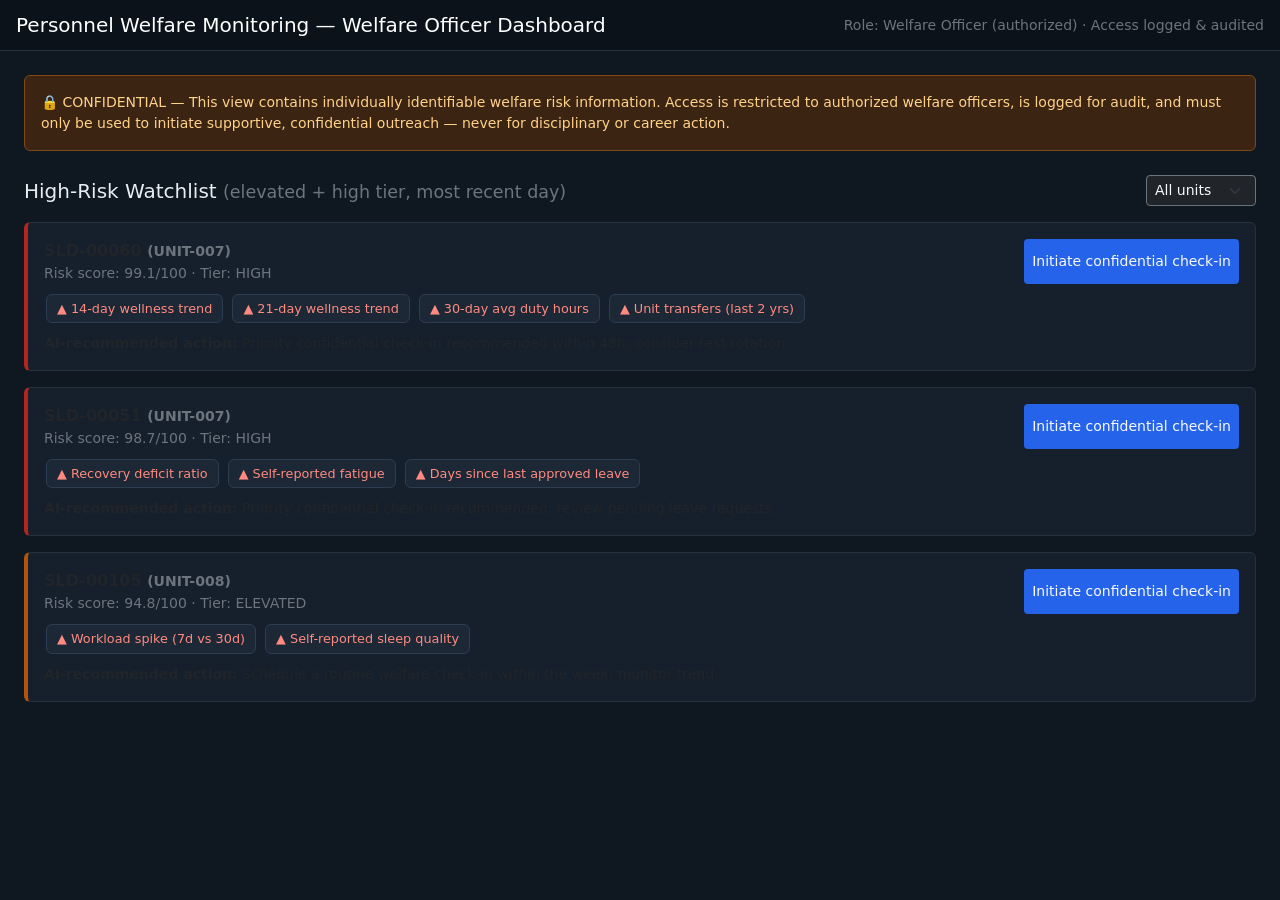
<file: backend_models/personnel_stress_welfare_system/dashboards/welfare_officer.html>
<!DOCTYPE html>
<html lang="en">
<head>
<meta charset="UTF-8" />
<title>High-Risk Personnel — Welfare Officer View</title>
<meta name="viewport" content="width=device-width, initial-scale=1" />
<link href="https://cdnjs.cloudflare.com/ajax/libs/bootstrap/5.3.3/css/bootstrap.min.css" rel="stylesheet">
<style>
  body { background:#0f1720; color:#e6edf3; font-family:'Segoe UI',system-ui,sans-serif; }
  .card { background:#161f2c; border:1px solid #24313f; }
  .navbar { background:#0b121a !important; border-bottom:1px solid #24313f; }
  .risk-high { border-left:4px solid #b3261e; }
  .risk-elevated { border-left:4px solid #b45309; }
  .reason-chip { background:#1c2836; border:1px solid #2c3d4f; border-radius:6px; padding:4px 10px; font-size:0.8rem; margin:2px; display:inline-block; }
  .reason-up { color:#ff8a80; }
  .reason-down { color:#80cbc4; }
  .confidential-banner { background:#3b2412; border:1px solid #7c4a12; color:#ffd28a; }
  .btn-checkin { background:#2563eb; border:none; }
</style>
</head>
<body>

<nav class="navbar navbar-dark px-3">
  <span class="navbar-brand mb-0 h1">Personnel Welfare Monitoring — Welfare Officer Dashboard</span>
  <span class="text-secondary small">Role: Welfare Officer (authorized) &middot; Access logged &amp; audited</span>
</nav>

<div class="container-fluid p-4">
  <div class="confidential-banner rounded p-3 mb-4 small">
    🔒 CONFIDENTIAL — This view contains individually identifiable welfare risk information.
    Access is restricted to authorized welfare officers, is logged for audit, and must only be
    used to initiate supportive, confidential outreach — never for disciplinary or career action.
  </div>

  <div class="d-flex justify-content-between align-items-center mb-3">
    <h5 class="mb-0">High-Risk Watchlist <span class="text-secondary small">(elevated + high tier, most recent day)</span></h5>
    <div>
      <select class="form-select form-select-sm d-inline-block w-auto bg-dark text-light border-secondary">
        <option>All units</option>
        <option>UNIT-007</option>
        <option>UNIT-008</option>
      </select>
    </div>
  </div>

  <div id="watchlist" class="d-flex flex-column gap-3">
    <!-- cards injected below -->
  </div>
</div>

<script>
// Demo data — in production this calls GET /dashboard/welfare/high-risk
const records = [
  {
    soldier_id: "SLD-00060", unit_id: "UNIT-007", risk_score: 99.1, risk_tier: "high",
    reasons: [
      { feature: "14-day wellness trend", direction: "increases", impact: 0.285 },
      { feature: "21-day wellness trend", direction: "increases", impact: 0.203 },
      { feature: "30-day avg duty hours", direction: "increases", impact: 0.106 },
      { feature: "Unit transfers (last 2 yrs)", direction: "increases", impact: 0.038 }
    ],
    recommendation: "Priority confidential check-in recommended within 48h; consider rest rotation."
  },
  {
    soldier_id: "SLD-00051", unit_id: "UNIT-007", risk_score: 98.7, risk_tier: "high",
    reasons: [
      { feature: "Recovery deficit ratio", direction: "increases", impact: 0.241 },
      { feature: "Self-reported fatigue", direction: "increases", impact: 0.198 },
      { feature: "Days since last approved leave", direction: "increases", impact: 0.091 }
    ],
    recommendation: "Priority confidential check-in recommended; review pending leave requests."
  },
  {
    soldier_id: "SLD-00105", unit_id: "UNIT-008", risk_score: 94.8, risk_tier: "elevated",
    reasons: [
      { feature: "Workload spike (7d vs 30d)", direction: "increases", impact: 0.176 },
      { feature: "Self-reported sleep quality", direction: "increases", impact: 0.132 }
    ],
    recommendation: "Schedule a routine welfare check-in within the week; monitor trend."
  }
];

const wrap = document.getElementById('watchlist');
records.forEach(r => {
  const chips = r.reasons.map(reason => {
    const cls = reason.direction === 'increases' ? 'reason-up' : 'reason-down';
    const arrow = reason.direction === 'increases' ? '▲' : '▼';
    return `<span class="reason-chip ${cls}">${arrow} ${reason.feature}</span>`;
  }).join(' ');

  const card = document.createElement('div');
  card.className = `card p-3 risk-${r.risk_tier}`;
  card.innerHTML = `
    <div class="d-flex justify-content-between flex-wrap">
      <div>
        <div class="fw-bold">${r.soldier_id} <span class="text-secondary small">(${r.unit_id})</span></div>
        <div class="text-secondary small">Risk score: ${r.risk_score}/100 &middot; Tier: ${r.risk_tier.toUpperCase()}</div>
      </div>
      <button class="btn btn-checkin btn-sm text-light">Initiate confidential check-in</button>
    </div>
    <div class="mt-2">${chips}</div>
    <div class="mt-2 small"><strong>AI-recommended action:</strong> ${r.recommendation}</div>
  `;
  wrap.appendChild(card);
});
</script>
</body>
</html>
</file>
